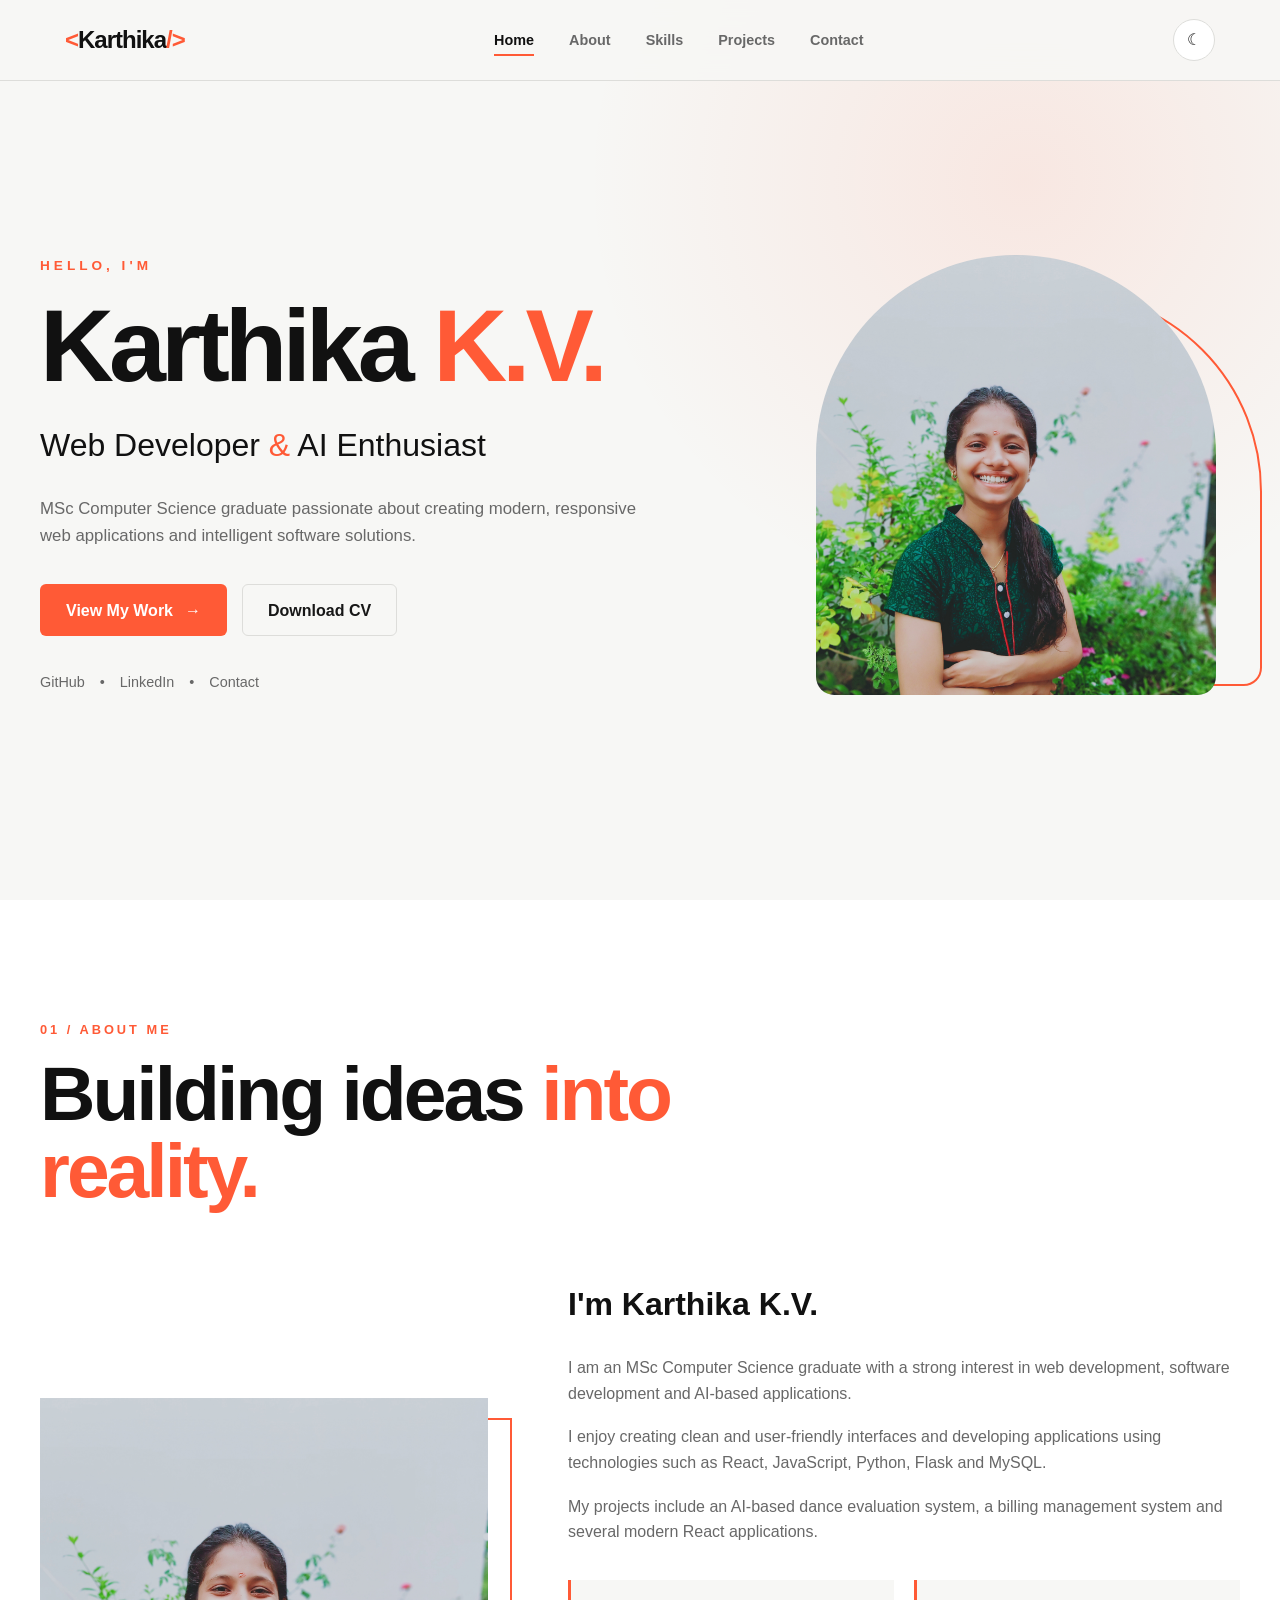
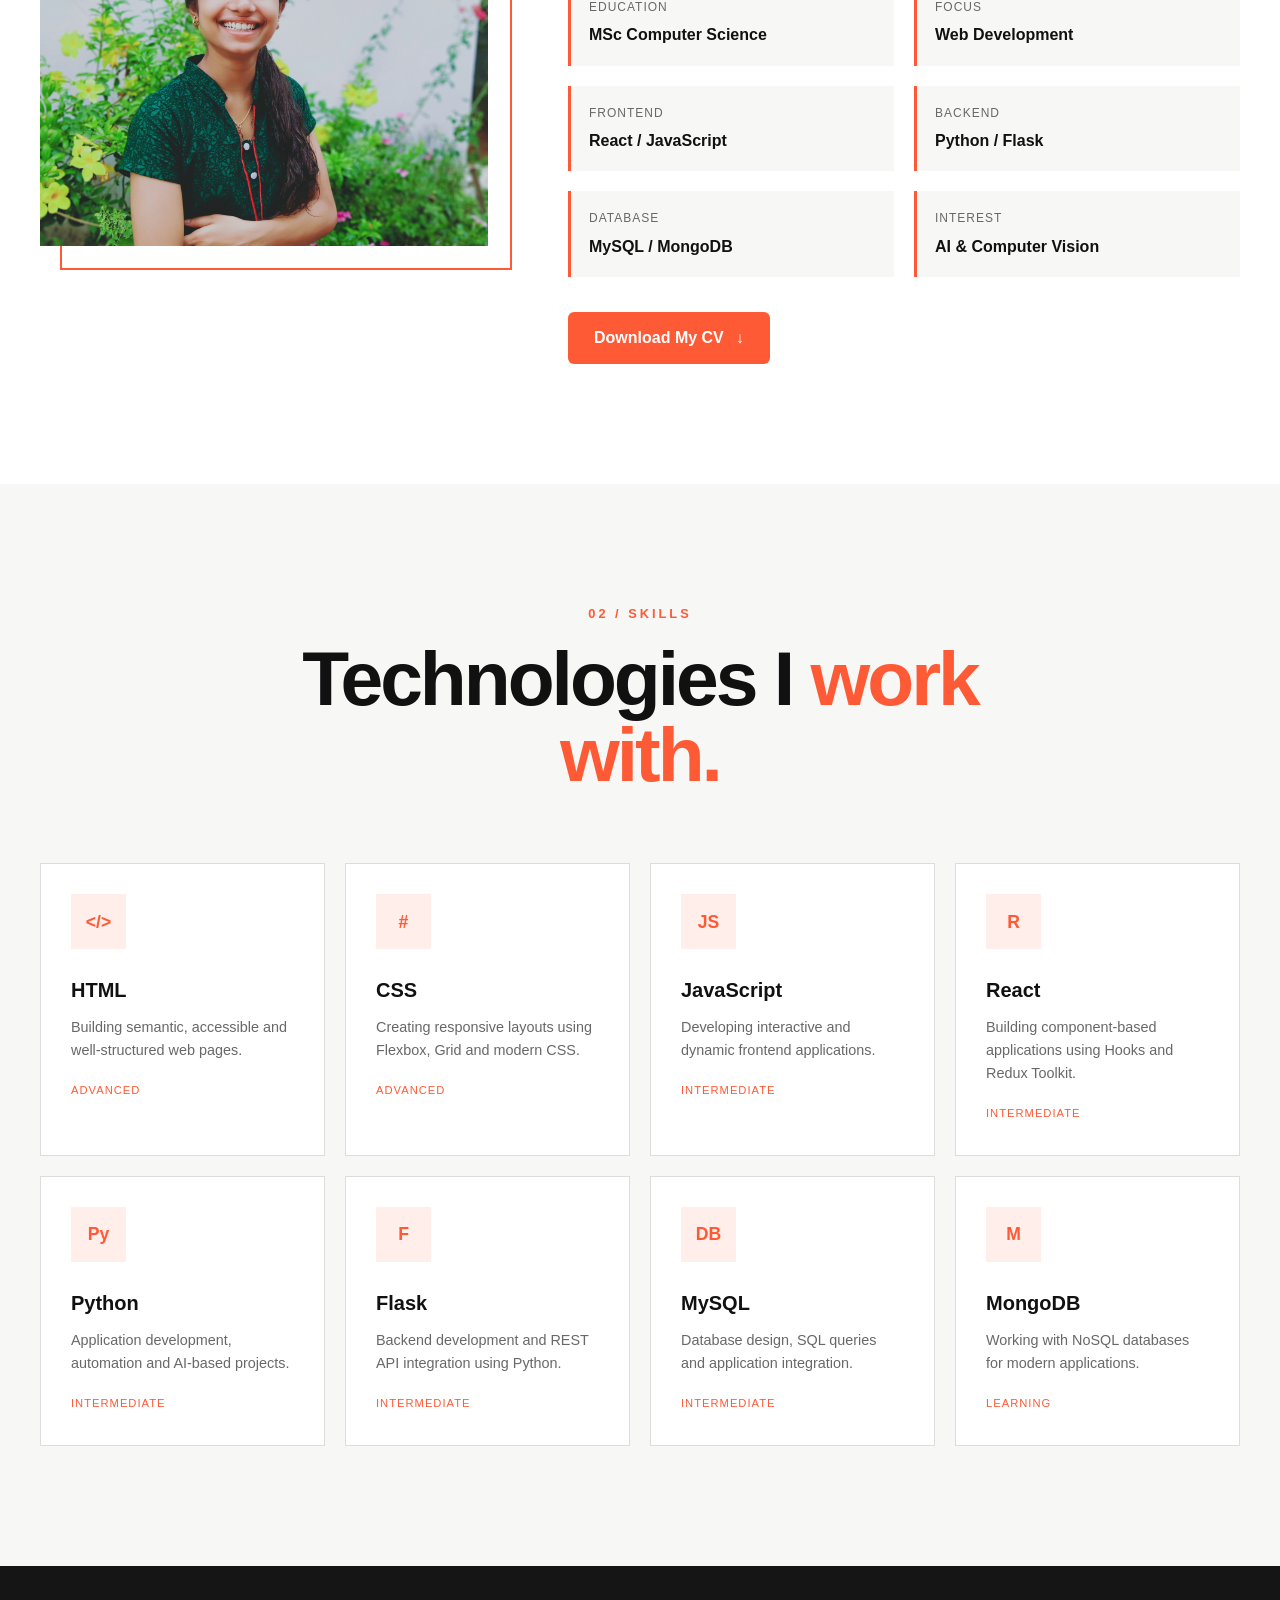
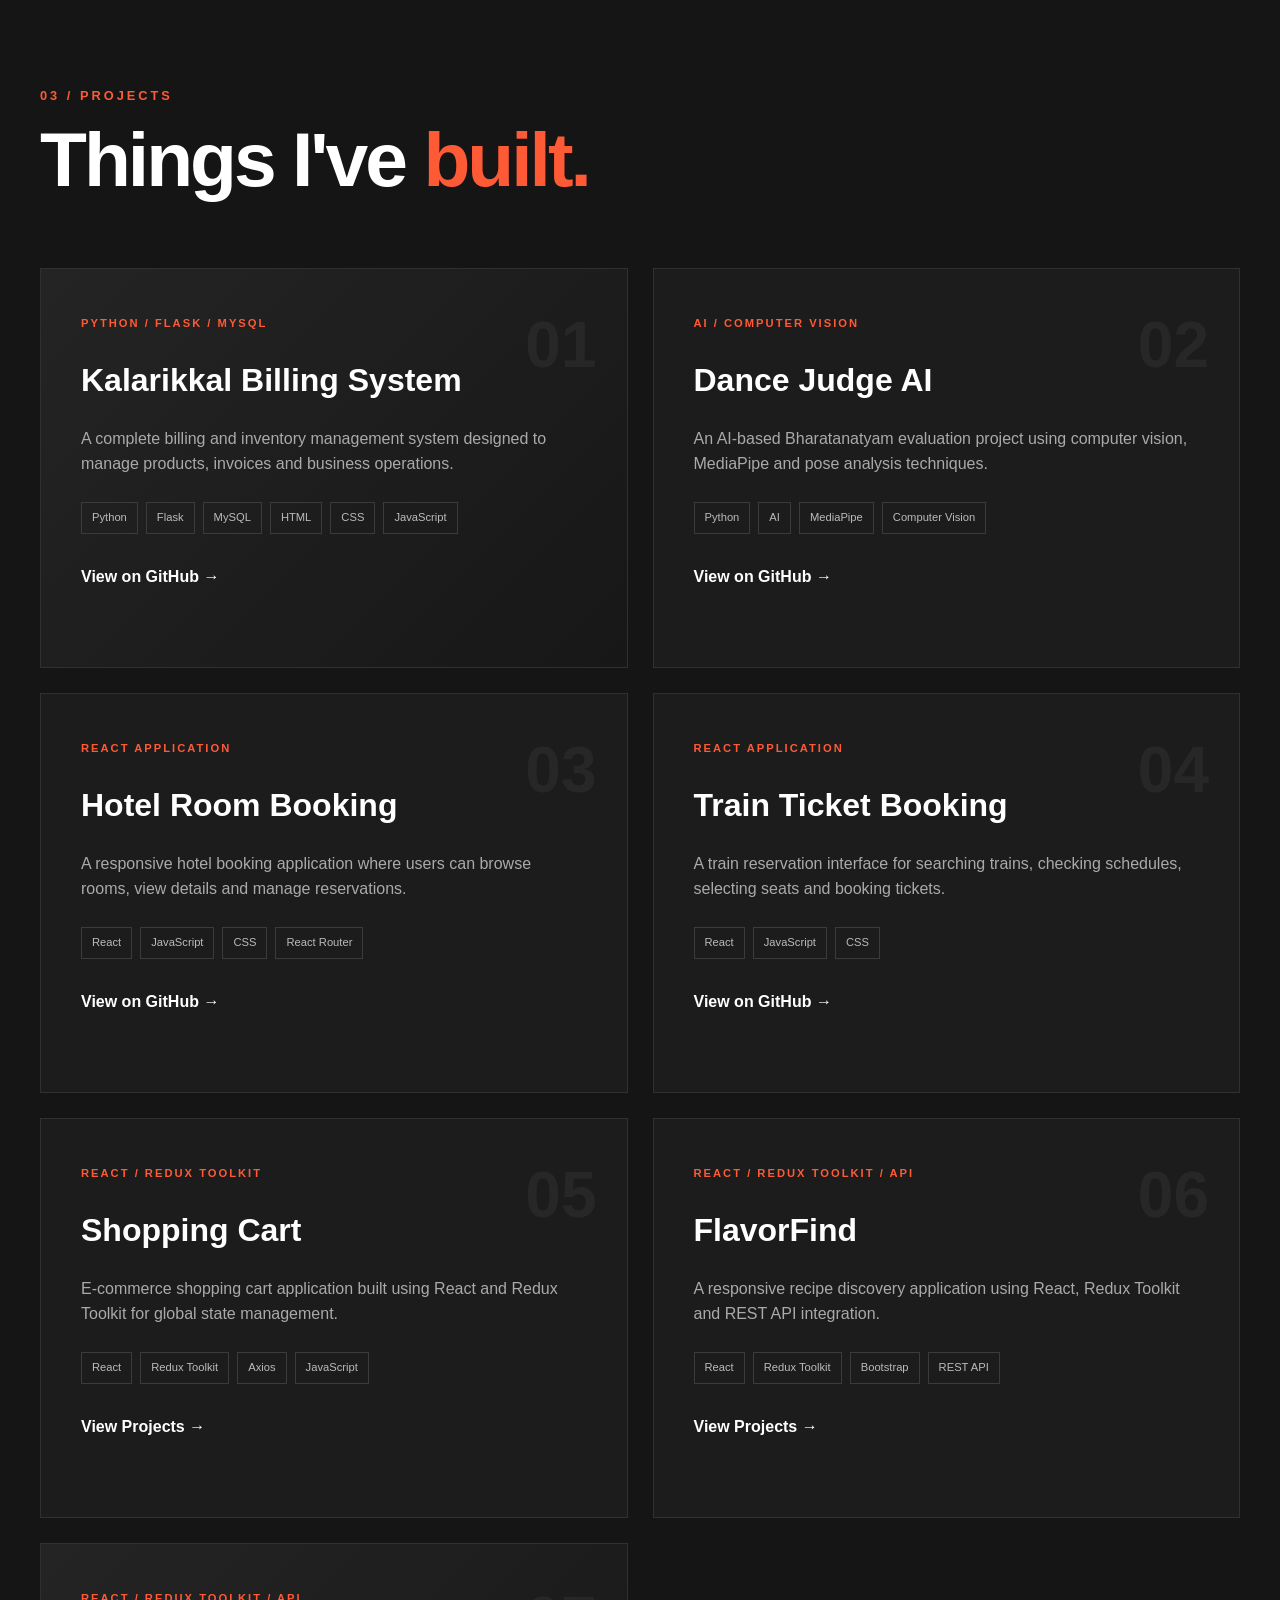
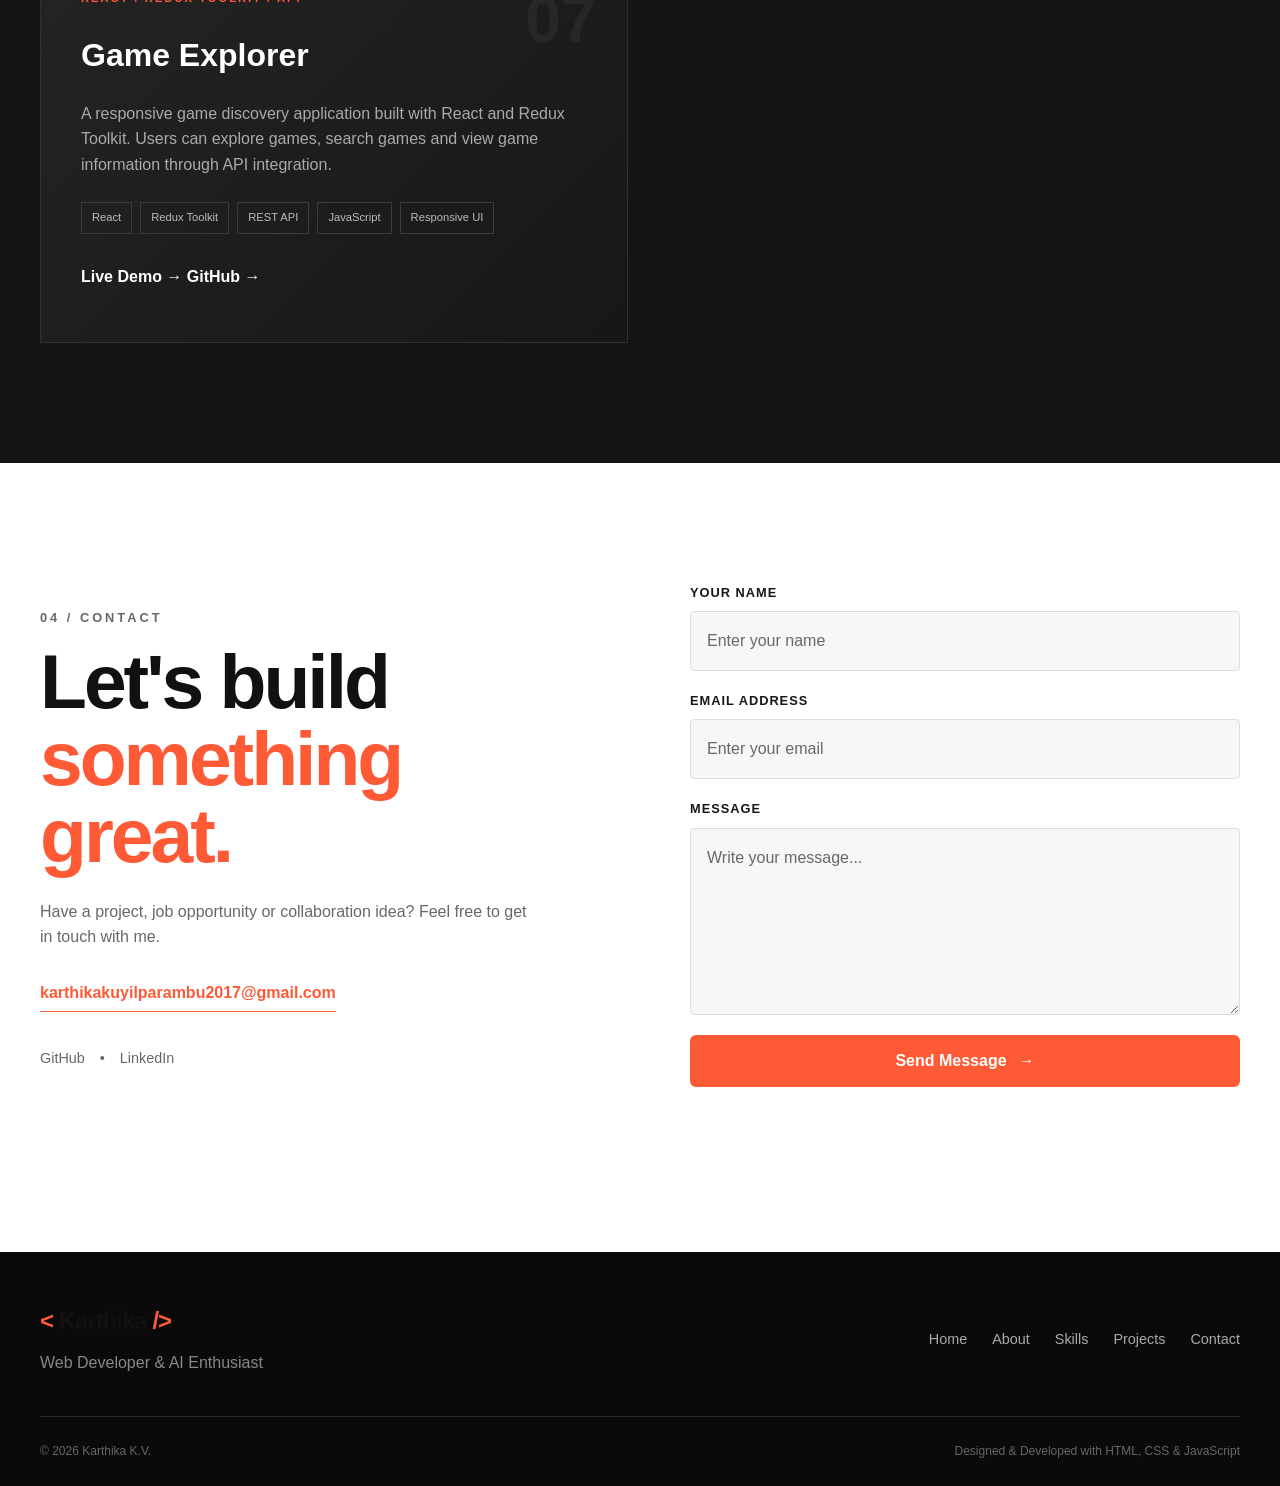
<file: index.html>
<!DOCTYPE html>
<html lang="en">

<head>

    <meta charset="UTF-8">

    <meta
        name="viewport"
        content="width=device-width, initial-scale=1.0"
    >

    <meta
        name="description"
        content="Karthika K.V. - Web Developer and AI Enthusiast Portfolio"
    >

    <meta
        name="author"
        content="Karthika K.V."
    >

    <title>Karthika K.V. | Web Developer & AI Enthusiast</title>

    <link
        rel="stylesheet"
        href="style.css"
    >

</head>


<body>


<!-- =====================================================
     HEADER / NAVBAR
===================================================== -->

<header class="header">

    <nav class="navbar">

        <!-- LOGO -->

        <a
            href="#home"
            class="logo"
            aria-label="Karthika Home"
        >

            <span>&lt;</span>Karthika<span>/&gt;</span>

        </a>


        <!-- MOBILE MENU BUTTON -->

        <button
            class="menu-toggle"
            id="menuBtn"
            type="button"
            aria-label="Open navigation"
            aria-expanded="false"
        >
            ☰
        </button>


        <!-- NAVIGATION -->

        <ul
            class="nav-links"
            id="navMenu"
        >

            <li>
                <a
                    href="#home"
                    class="active"
                >
                    Home
                </a>
            </li>

            <li>
                <a href="#about">
                    About
                </a>
            </li>

            <li>
                <a href="#skills">
                    Skills
                </a>
            </li>

            <li>
                <a href="#projects">
                    Projects
                </a>
            </li>

            <li>
                <a href="#contact">
                    Contact
                </a>
            </li>

        </ul>


        <!-- DARK MODE -->

        <button
            class="theme-toggle"
            id="toggle"
            type="button"
            aria-label="Toggle dark mode"
        >

            <span id="themeIcon">
                ☾
            </span>

        </button>

    </nav>

</header>



<!-- =====================================================
     HERO SECTION
===================================================== -->

<main>


<section
    id="home"
    class="hero"
>

    <div class="hero-container">


        <!-- LEFT CONTENT -->

        <div class="hero-content">

            <p class="hero-greeting">
                HELLO, I'M
            </p>


            <h1>

                Karthika

                <span>
                    K.V.
                </span>

            </h1>


            <h2>

                Web Developer

                <span>
                    &
                </span>

                AI Enthusiast

            </h2>


            <p class="hero-description">

                MSc Computer Science graduate passionate about
                creating modern, responsive web applications
                and intelligent software solutions.

            </p>


            <!-- BUTTONS -->

            <div class="hero-buttons">

                <a
                    href="#projects"
                    class="btn btn-primary"
                >

                    View My Work

                    <span>
                        →
                    </span>

                </a>


                <a
                    href="Karthika K.V-CV.pdf"
                    download
                    class="btn btn-outline"
                >

                    Download CV

                </a>

            </div>


            <!-- SOCIAL LINKS -->

            <div class="hero-social">

                <a
                    href="https://github.com/karthikakuyilparambu2017-debug"
                    target="_blank"
                    rel="noopener noreferrer"
                >
                    GitHub
                </a>

                <span>
                    •
                </span>

                <a
                    href="https://www.linkedin.com/"
                    target="_blank"
                    rel="noopener noreferrer"
                >
                    LinkedIn
                </a>

                <span>
                    •
                </span>

                <a href="#contact">
                    Contact
                </a>

            </div>

        </div>



        <!-- RIGHT IMAGE -->

        <div class="hero-image-container">

            <div class="image-decoration"></div>


            <div class="hero-image">

                <img
                    src="images/photo1.jpg"
                    alt="Karthika K.V."
                >

            </div>


            

        </div>

    </div>

</section>



<!-- =====================================================
     ABOUT SECTION
===================================================== -->

<section
    id="about"
    class="section about-section"
>

    <div class="section-container">


        <!-- HEADING -->

        <div class="section-heading">

            <p>
                01 / ABOUT ME
            </p>

            <h2>

                Building ideas

                <span>
                    into reality.
                </span>

            </h2>

        </div>



        <!-- ABOUT CONTENT -->

        <div class="about-grid">


            <!-- IMAGE -->

            <div class="about-image">

                <img
                    src="images/photo1.jpg"
                    alt="Karthika K.V."
                >

            </div>



            <!-- TEXT -->

            <div class="about-content">

                <h3>
                    I'm Karthika K.V.
                </h3>


                <p>

                    I am an MSc Computer Science graduate
                    with a strong interest in web development,
                    software development and AI-based
                    applications.

                </p>


                <p>

                    I enjoy creating clean and user-friendly
                    interfaces and developing applications
                    using technologies such as React,
                    JavaScript, Python, Flask and MySQL.

                </p>


                <p>

                    My projects include an AI-based dance
                    evaluation system, a billing management
                    system and several modern React
                    applications.

                </p>



                <!-- DETAILS -->

                <div class="about-details">


                    <div>

                        <span>
                            Education
                        </span>

                        <strong>
                            MSc Computer Science
                        </strong>

                    </div>


                    <div>

                        <span>
                            Focus
                        </span>

                        <strong>
                            Web Development
                        </strong>

                    </div>


                    <div>

                        <span>
                            Frontend
                        </span>

                        <strong>
                            React / JavaScript
                        </strong>

                    </div>


                    <div>

                        <span>
                            Backend
                        </span>

                        <strong>
                            Python / Flask
                        </strong>

                    </div>


                    <div>

                        <span>
                            Database
                        </span>

                        <strong>
                            MySQL / MongoDB
                        </strong>

                    </div>


                    <div>

                        <span>
                            Interest
                        </span>

                        <strong>
                            AI & Computer Vision
                        </strong>

                    </div>


                </div>


                <!-- CV BUTTON -->

                <div class="hero-buttons">

                    <a
                        href="Karthika K.V-CV.pdf"
                        download
                        class="btn btn-primary"
                    >

                        Download My CV

                        <span>
                            ↓
                        </span>

                    </a>

                </div>

            </div>

        </div>

    </div>

</section>



<!-- =====================================================
     SKILLS SECTION
===================================================== -->

<section
    id="skills"
    class="section skills-section"
>

    <div class="section-container">


        <!-- HEADING -->

        <div class="section-heading center">

            <p>
                02 / SKILLS
            </p>

            <h2>

                Technologies I

                <span>
                    work with.
                </span>

            </h2>

        </div>



        <!-- SKILLS GRID -->

        <div class="skills-grid">


            <!-- HTML -->

            <article class="skill-card">

                <div class="skill-icon">
                    &lt;/&gt;
                </div>

                <h3>
                    HTML
                </h3>

                <p>
                    Building semantic, accessible and
                    well-structured web pages.
                </p>

                <span class="skill-level">
                    Advanced
                </span>

            </article>



            <!-- CSS -->

            <article class="skill-card">

                <div class="skill-icon">
                    #
                </div>

                <h3>
                    CSS
                </h3>

                <p>
                    Creating responsive layouts using
                    Flexbox, Grid and modern CSS.
                </p>

                <span class="skill-level">
                    Advanced
                </span>

            </article>



            <!-- JAVASCRIPT -->

            <article class="skill-card">

                <div class="skill-icon">
                    JS
                </div>

                <h3>
                    JavaScript
                </h3>

                <p>
                    Developing interactive and dynamic
                    frontend applications.
                </p>

                <span class="skill-level">
                    Intermediate
                </span>

            </article>



            <!-- REACT -->

            <article class="skill-card">

                <div class="skill-icon">
                    R
                </div>

                <h3>
                    React
                </h3>

                <p>
                    Building component-based applications
                    using Hooks and Redux Toolkit.
                </p>

                <span class="skill-level">
                    Intermediate
                </span>

            </article>



            <!-- PYTHON -->

            <article class="skill-card">

                <div class="skill-icon">
                    Py
                </div>

                <h3>
                    Python
                </h3>

                <p>
                    Application development, automation
                    and AI-based projects.
                </p>

                <span class="skill-level">
                    Intermediate
                </span>

            </article>



            <!-- FLASK -->

            <article class="skill-card">

                <div class="skill-icon">
                    F
                </div>

                <h3>
                    Flask
                </h3>

                <p>
                    Backend development and REST API
                    integration using Python.
                </p>

                <span class="skill-level">
                    Intermediate
                </span>

            </article>



            <!-- MYSQL -->

            <article class="skill-card">

                <div class="skill-icon">
                    DB
                </div>

                <h3>
                    MySQL
                </h3>

                <p>
                    Database design, SQL queries and
                    application integration.
                </p>

                <span class="skill-level">
                    Intermediate
                </span>

            </article>



            <!-- MONGODB -->

            <article class="skill-card">

                <div class="skill-icon">
                    M
                </div>

                <h3>
                    MongoDB
                </h3>

                <p>
                    Working with NoSQL databases for
                    modern applications.
                </p>

                <span class="skill-level">
                    Learning
                </span>

            </article>

        </div>

    </div>

</section>



<!-- =====================================================
     PROJECTS SECTION
===================================================== -->

<section
    id="projects"
    class="section projects-section"
>

    <div class="section-container">


        <!-- HEADING -->

        <div class="section-heading">

            <p>
                03 / PROJECTS
            </p>

            <h2>

                Things I've

                <span>
                    built.
                </span>

            </h2>

        </div>



        <!-- PROJECT GRID -->

        <div class="projects-grid">



            <!-- =========================================
                 PROJECT 1
            ========================================== -->

            <article class="project-card featured">

                <div class="project-number">
                    01
                </div>

                <div class="project-content">

                    <span class="project-type">
                        PYTHON / FLASK / MYSQL
                    </span>

                    <h3>
                        Kalarikkal Billing System
                    </h3>

                    <p>

                        A complete billing and inventory
                        management system designed to manage
                        products, invoices and business
                        operations.

                    </p>


                    <div class="project-tags">

                        <span>Python</span>
                        <span>Flask</span>
                        <span>MySQL</span>
                        <span>HTML</span>
                        <span>CSS</span>
                        <span>JavaScript</span>

                    </div>


                    <a
                        href="https://github.com/karthikakuyilparambu2017-debug/kalarikkal-billing-system"
                        target="_blank"
                        rel="noopener noreferrer"
                        class="project-link"
                    >

                        View on GitHub →

                    </a>

                </div>

            </article>



            <!-- =========================================
                 PROJECT 2
            ========================================== -->

            <article class="project-card">

                <div class="project-number">
                    02
                </div>

                <div class="project-content">

                    <span class="project-type">
                        AI / COMPUTER VISION
                    </span>

                    <h3>
                        Dance Judge AI
                    </h3>

                    <p>

                        An AI-based Bharatanatyam evaluation
                        project using computer vision,
                        MediaPipe and pose analysis techniques.

                    </p>


                    <div class="project-tags">

                        <span>Python</span>
                        <span>AI</span>
                        <span>MediaPipe</span>
                        <span>Computer Vision</span>

                    </div>


                    <a
                        href="https://github.com/karthikakuyilparambu2017-debug/dance-judge-ai"
                        target="_blank"
                        rel="noopener noreferrer"
                        class="project-link"
                    >

                        View on GitHub →

                    </a>

                </div>

            </article>



            <!-- =========================================
                 PROJECT 3
            ========================================== -->

            <article class="project-card">

                <div class="project-number">
                    03
                </div>

                <div class="project-content">

                    <span class="project-type">
                        REACT APPLICATION
                    </span>

                    <h3>
                        Hotel Room Booking
                    </h3>

                    <p>

                        A responsive hotel booking application
                        where users can browse rooms, view
                        details and manage reservations.

                    </p>


                    <div class="project-tags">

                        <span>React</span>
                        <span>JavaScript</span>
                        <span>CSS</span>
                        <span>React Router</span>

                    </div>


                    <a
                        href="https://github.com/karthikakuyilparambu2017-debug/Hotel-Booking-react"
                        target="_blank"
                        rel="noopener noreferrer"
                        class="project-link"
                    >

                        View on GitHub →

                    </a>

                </div>

            </article>



            <!-- =========================================
                 PROJECT 4
            ========================================== -->

            <article class="project-card">

                <div class="project-number">
                    04
                </div>

                <div class="project-content">

                    <span class="project-type">
                        REACT APPLICATION
                    </span>

                    <h3>
                        Train Ticket Booking
                    </h3>

                    <p>

                        A train reservation interface for
                        searching trains, checking schedules,
                        selecting seats and booking tickets.

                    </p>


                    <div class="project-tags">

                        <span>React</span>
                        <span>JavaScript</span>
                        <span>CSS</span>

                    </div>


                    <a
                        href="https://github.com/karthikakuyilparambu2017-debug/train-reservation-system"
                        target="_blank"
                        rel="noopener noreferrer"
                        class="project-link"
                    >

                        View on GitHub →

                    </a>

                </div>

            </article>



            <!-- =========================================
                 PROJECT 5
            ========================================== -->

            <article class="project-card">

                <div class="project-number">
                    05
                </div>

                <div class="project-content">

                    <span class="project-type">
                        REACT / REDUX TOOLKIT
                    </span>

                    <h3>
                        Shopping Cart
                    </h3>

                    <p>

                        E-commerce shopping cart application
                        built using React and Redux Toolkit
                        for global state management.

                    </p>


                    <div class="project-tags">

                        <span>React</span>
                        <span>Redux Toolkit</span>
                        <span>Axios</span>
                        <span>JavaScript</span>

                    </div>


                    <a
                        href="https://github.com/karthikakuyilparambu2017-debug"
                        target="_blank"
                        rel="noopener noreferrer"
                        class="project-link"
                    >

                        View Projects →

                    </a>

                </div>

            </article>



            <!-- =========================================
                 PROJECT 6
            ========================================== -->

            <article class="project-card">

                <div class="project-number">
                    06
                </div>

                <div class="project-content">

                    <span class="project-type">
                        REACT / REDUX TOOLKIT / API
                    </span>

                    <h3>
                        FlavorFind
                    </h3>

                    <p>

                        A responsive recipe discovery
                        application using React, Redux Toolkit
                        and REST API integration.

                    </p>


                    <div class="project-tags">

                        <span>React</span>
                        <span>Redux Toolkit</span>
                        <span>Bootstrap</span>
                        <span>REST API</span>

                    </div>


                    <a
                        href="https://github.com/karthikakuyilparambu2017-debug"
                        target="_blank"
                        rel="noopener noreferrer"
                        class="project-link"
                    >

                        View Projects →

                    </a>

                </div>

            </article>



            <!-- =========================================
                 PROJECT 7 - GAME APP
            ========================================== -->

            <article class="project-card featured">

                <div class="project-number">
                    07
                </div>

                <div class="project-content">

                    <span class="project-type">
                        REACT / REDUX TOOLKIT / API
                    </span>

                    <h3>
                        Game Explorer
                    </h3>

                    <p>

                        A responsive game discovery application
                        built with React and Redux Toolkit.
                        Users can explore games, search games
                        and view game information through API
                        integration.

                    </p>


                    <div class="project-tags">

                        <span>React</span>
                        <span>Redux Toolkit</span>
                        <span>REST API</span>
                        <span>JavaScript</span>
                        <span>Responsive UI</span>

                    </div>


                    <div class="project-actions">

                        <a
                            href="https://preeminent-sfogliatella-533990.netlify.app/"
                            target="_blank"
                            rel="noopener noreferrer"
                            class="project-link"
                        >

                            Live Demo →

                        </a>


                        <a
                            href="https://github.com/karthikakuyilparambu2017-debug"
                            target="_blank"
                            rel="noopener noreferrer"
                            class="project-link"
                        >

                            GitHub →

                        </a>

                    </div>

                </div>

            </article>

        </div>

    </div>

</section>



<!-- =====================================================
     CONTACT SECTION
===================================================== -->

<section
    id="contact"
    class="section contact-section"
>

    <div class="section-container">

        <div class="contact-grid">


            <!-- CONTACT INTRO -->

            <div class="contact-intro">

                <p class="section-label">
                    04 / CONTACT
                </p>


                <h2>

                    Let's build

                    <span>
                        something great.
                    </span>

                </h2>


                <p>

                    Have a project, job opportunity or
                    collaboration idea?

                    Feel free to get in touch with me.

                </p>


                <a
                    href="mailto:karthikakuyilparambu2017@gmail.com"
                    class="email-link"
                >

                    karthikakuyilparambu2017@gmail.com

                </a>


                <div class="hero-social">

                    <a
                        href="https://github.com/karthikakuyilparambu2017-debug"
                        target="_blank"
                        rel="noopener noreferrer"
                    >
                        GitHub
                    </a>


                    <span>
                        •
                    </span>


                    <a
                        href="https://www.linkedin.com/"
                        target="_blank"
                        rel="noopener noreferrer"
                    >
                        LinkedIn
                    </a>

                </div>

            </div>



            <!-- CONTACT FORM -->

            <form
                class="contact-form"
                id="contactForm"
            >


                <div class="form-group">

                    <label for="name">
                        Your Name
                    </label>

                    <input
                        type="text"
                        id="name"
                        placeholder="Enter your name"
                        autocomplete="name"
                    >

                </div>



                <div class="form-group">

                    <label for="email">
                        Email Address
                    </label>

                    <input
                        type="email"
                        id="email"
                        placeholder="Enter your email"
                        autocomplete="email"
                    >

                </div>



                <div class="form-group">

                    <label for="message">
                        Message
                    </label>

                    <textarea
                        id="message"
                        rows="6"
                        placeholder="Write your message..."
                    ></textarea>

                </div>



                <button
                    type="submit"
                    class="btn btn-primary"
                >

                    Send Message

                    <span>
                        →
                    </span>

                </button>


                <p id="formMessage"></p>

            </form>

        </div>

    </div>

</section>

</main>



<!-- =====================================================
     FOOTER
===================================================== -->

<footer class="footer">

    <div class="footer-container">


        <!-- FOOTER BRAND -->

        <div>

            <a
                href="#home"
                class="logo"
            >

                <span>&lt;</span>
                Karthika
                <span>/&gt;</span>

            </a>


            <p>
                Web Developer & AI Enthusiast
            </p>

        </div>



        <!-- FOOTER LINKS -->

        <div class="footer-links">

            <a href="#home">
                Home
            </a>

            <a href="#about">
                About
            </a>

            <a href="#skills">
                Skills
            </a>

            <a href="#projects">
                Projects
            </a>

            <a href="#contact">
                Contact
            </a>

        </div>

    </div>



    <!-- FOOTER BOTTOM -->

    <div class="footer-bottom">

        <span>
            © 2026 Karthika K.V.
        </span>

        <span>
            Designed & Developed with HTML, CSS & JavaScript
        </span>

    </div>

</footer>



<!-- JAVASCRIPT -->

<script src="script.js"></script>

</body>

</html>
</file>
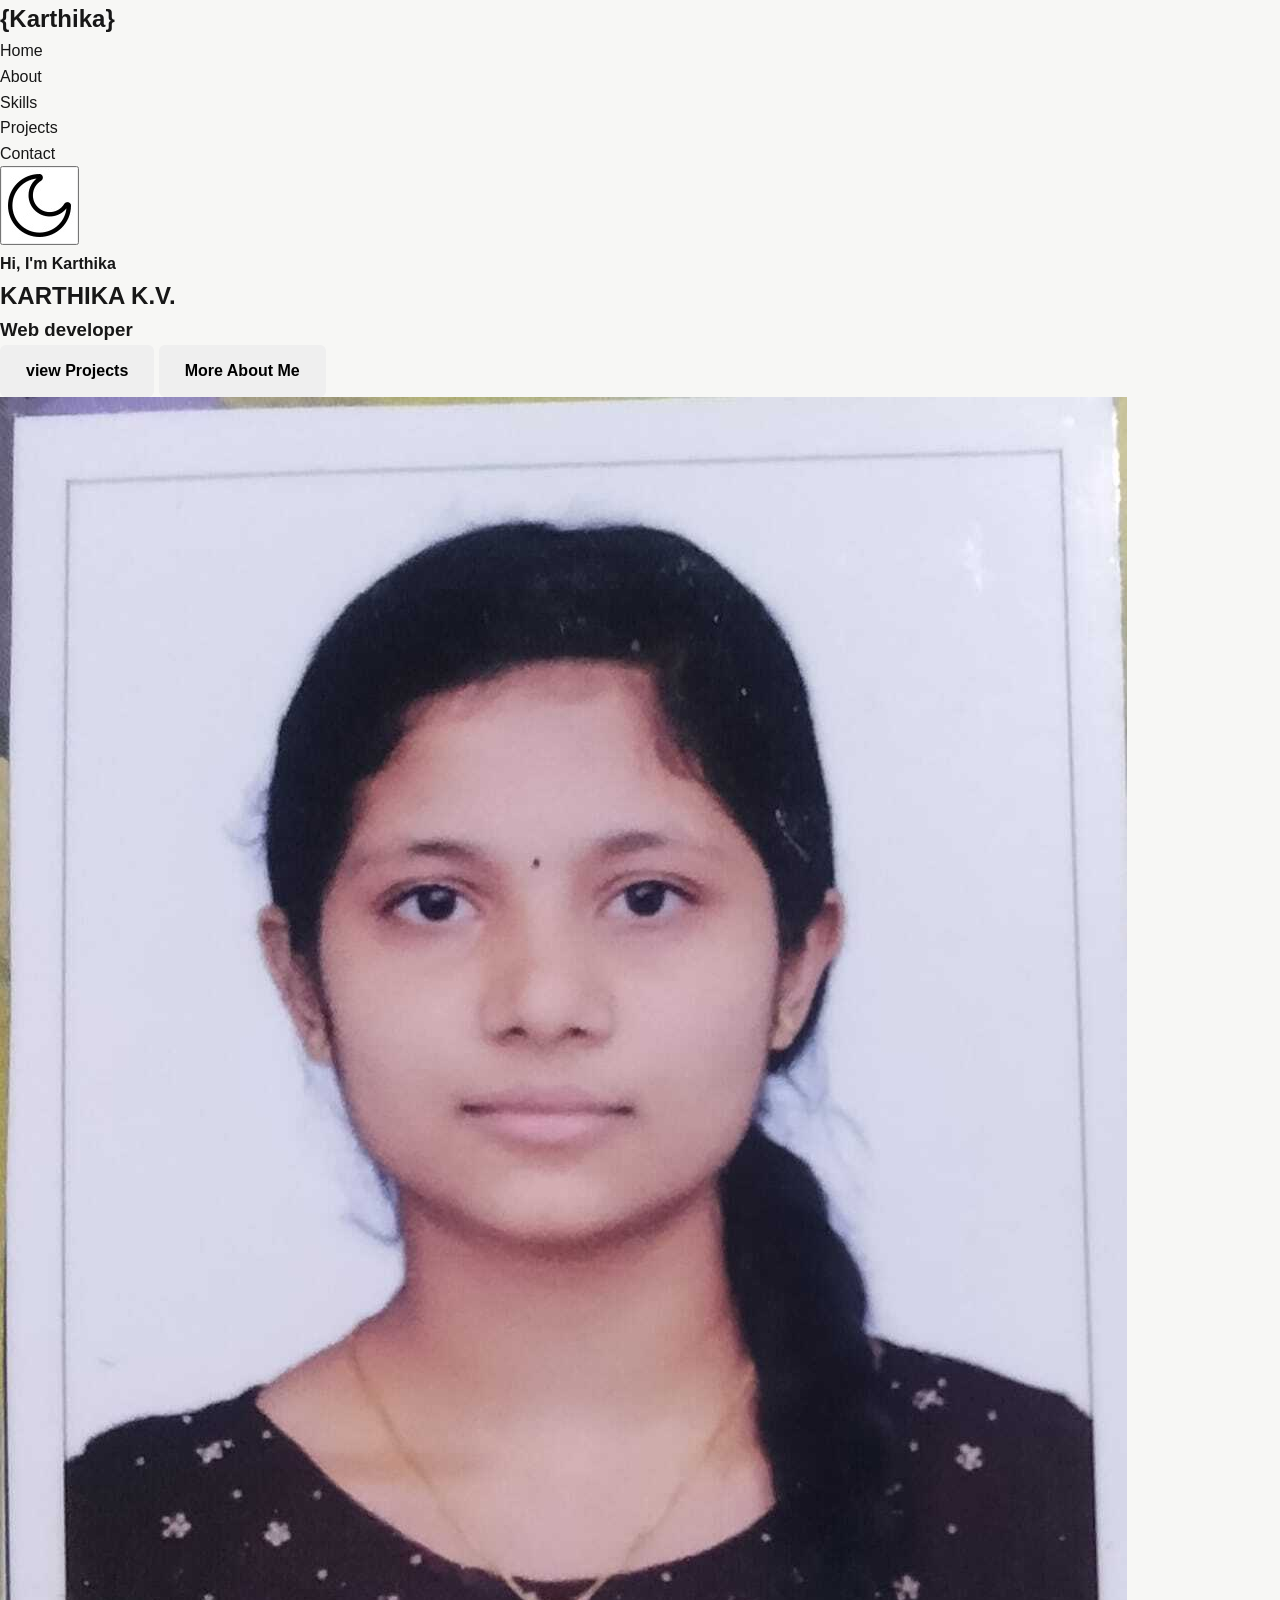
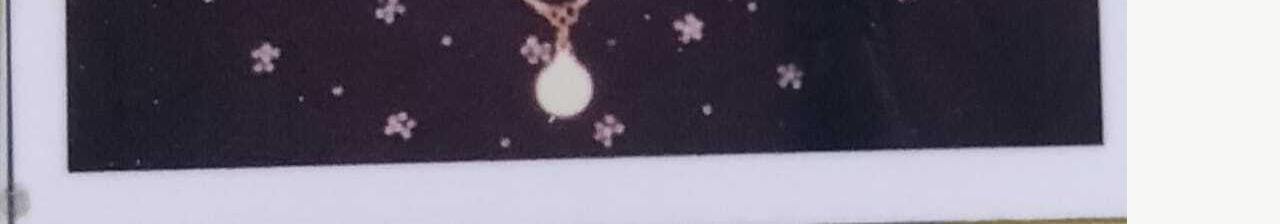
<file: home.html>
<!DOCTYPE html>
<html lang="en">
<head>
    <meta charset="UTF-8">
    <meta name="viewport" content="width=device-width, initial-scale=1.0">
    <title>Document</title>
    <link rel="stylesheet" href="style.css">
</head>
<body>
    <section id="home">
    <nav class="navi">
         <h2 id="logo">{Karthika}</h2>
        <ul>
            <li><a href="home.html">Home</a></li>
            <li><a href="about.html">About</a></li>
            <li><a href="skills.html">Skills</a></li>
            <li><a href="Projects.html">Projects</a></li>
            <li><a href="contact.html">Contact</a></li>
        </ul>
       <button id="toggle">
        <img src="images/moon.jpg" id="im">
    </button> 
    </nav>
    
    <section class="home-sec">

    <div class="home-div"><h4 class="gree">Hi, I'm Karthika </h4>
    <h2 class="name">KARTHIKA K.V.</h2>
    <h1 class="dev">Web developer</h1>
    <div id="btn-id">
<button class="btn" onclick="window.location.href='Projects.html'">view Projects</button>
<button class="btn" onclick="window.location.href='about.html'" >More About Me</button>
</div>
</div>

    <img src="images/photo.jpg" align="center" class="prof">
    </section>
    <script src="script.js"></script>
    </section>
</body>
</html>
</file>
<file: style.css>
/* =========================================================
   KARTHIKA K.V. - PROFESSIONAL PORTFOLIO
   Responsive + Light/Dark Mode
========================================================= */


/* =========================================================
   RESET
========================================================= */

* {
    margin: 0;
    padding: 0;
    box-sizing: border-box;
}

html {
    scroll-behavior: smooth;
    width: 100%;
    overflow-x: hidden;
}

body {
    width: 100%;
    min-height: 100vh;

    font-family: Arial, Helvetica, sans-serif;

    background: var(--bg);
    color: var(--text);

    line-height: 1.6;

    overflow-x: hidden;

    transition:
        background 0.3s ease,
        color 0.3s ease;
}

a {
    text-decoration: none;
    color: inherit;
}

img {
    max-width: 100%;
    display: block;
}

button,
input,
textarea {
    font: inherit;
}


/* =========================================================
   ROOT VARIABLES
========================================================= */

:root {

    --bg: #f7f7f5;

    --card: #ffffff;

    --text: #171717;

    --heading: #111111;

    --muted: #686868;

    --border: #ddddda;

    --accent: #ff5a36;

    --accent-dark: #df4525;

    --dark: #151515;

    --white: #ffffff;

    --shadow:
        0 20px 50px rgba(0, 0, 0, 0.08);
}


/* =========================================================
   DARK MODE
========================================================= */

body.dark-mode {

    --bg: #0d0d0d;

    --card: #181818;

    --text: #f2f2f2;

    --heading: #ffffff;

    --muted: #b5b5b5;

    --border: #333333;

    --accent: #ff6745;

    --accent-dark: #e94c2c;

    --dark: #050505;

    --white: #ffffff;

    --shadow:
        0 20px 50px rgba(0, 0, 0, 0.35);
}


/* =========================================================
   GLOBAL DARK MODE FIX
========================================================= */

body.dark-mode h1,
body.dark-mode h2,
body.dark-mode h3,
body.dark-mode h4,
body.dark-mode h5,
body.dark-mode h6 {
    color: var(--heading);
}

body.dark-mode p {
    color: var(--muted);
}

body.dark-mode section {
    color: var(--text);
}


/* =========================================================
   HEADER
========================================================= */

.header {

    position: fixed;

    top: 0;
    left: 0;

    width: 100%;

    z-index: 1000;

    background: rgba(247, 247, 245, 0.92);

    backdrop-filter: blur(15px);

    -webkit-backdrop-filter: blur(15px);

    border-bottom: 1px solid var(--border);

    transition:
        background 0.3s ease,
        border-color 0.3s ease;
}


body.dark-mode .header {

    background: rgba(13, 13, 13, 0.94);

    border-color: #303030;
}


/* =========================================================
   NAVBAR
========================================================= */

.navbar {

    width: 100%;

    max-width: 1200px;

    min-height: 80px;

    margin: auto;

    padding: 0 25px;

    display: flex;

    align-items: center;

    justify-content: space-between;
}


/* =========================================================
   LOGO
========================================================= */

.logo {

    font-size: 1.5rem;

    font-weight: 800;

    letter-spacing: -1px;

    color: var(--heading);

    white-space: nowrap;
}

.logo span {

    color: var(--accent);
}


/* =========================================================
   NAV LINKS
========================================================= */

.nav-links {

    display: flex;

    align-items: center;

    gap: 35px;

    list-style: none;
}


.nav-links a {

    position: relative;

    font-size: 0.9rem;

    font-weight: 600;

    color: var(--muted);

    transition:
        color 0.3s ease;
}


.nav-links a:hover,
.nav-links a.active {

    color: var(--heading);
}


.nav-links a::after {

    content: "";

    position: absolute;

    left: 0;

    bottom: -8px;

    width: 0;

    height: 2px;

    background: var(--accent);

    transition: width 0.3s ease;
}


.nav-links a:hover::after,
.nav-links a.active::after {

    width: 100%;
}


/* =========================================================
   THEME BUTTON
========================================================= */

.theme-toggle {

    width: 42px;

    height: 42px;

    border: 1px solid var(--border);

    border-radius: 50%;

    background: var(--card);

    color: var(--text);

    cursor: pointer;

    display: flex;

    align-items: center;

    justify-content: center;

    transition: 0.3s;
}


.theme-toggle:hover {

    transform: rotate(15deg);

    border-color: var(--accent);

    color: var(--accent);
}


/* =========================================================
   MOBILE MENU BUTTON
========================================================= */

.menu-toggle {

    display: none;

    border: none;

    background: transparent;

    color: var(--text);

    font-size: 1.7rem;

    cursor: pointer;
}


/* =========================================================
   HERO
========================================================= */

.hero {

    width: 100%;

    min-height: 100vh;

    padding: 150px 25px 100px;

    display: flex;

    align-items: center;

    background:
        radial-gradient(
            circle at 80% 20%,
            rgba(255, 90, 54, 0.10),
            transparent 35%
        );
}


.hero-container {

    width: 100%;

    max-width: 1200px;

    margin: auto;

    display: grid;

    grid-template-columns: 1.2fr 0.8fr;

    align-items: center;

    gap: 80px;
}


/* =========================================================
   HERO CONTENT
========================================================= */

.hero-greeting {

    color: var(--accent);

    font-size: 0.85rem;

    font-weight: 800;

    letter-spacing: 4px;

    margin-bottom: 20px;
}


.hero-content h1 {

    color: var(--heading);

    font-size: clamp(4rem, 8vw, 7rem);

    line-height: 0.95;

    letter-spacing: -5px;

    font-weight: 900;
}


.hero-content h1 span {

    color: var(--accent);
}


.hero-content h2 {

    margin-top: 25px;

    font-size: clamp(1.3rem, 3vw, 2rem);

    font-weight: 500;

    color: var(--heading);
}


.hero-content h2 span {

    color: var(--accent);
}


.hero-description {

    max-width: 620px;

    margin-top: 25px;

    color: var(--muted);

    font-size: 1.05rem;
}


/* =========================================================
   BUTTONS
========================================================= */

.hero-buttons {

    display: flex;

    gap: 15px;

    margin-top: 35px;

    flex-wrap: wrap;
}


.btn {

    display: inline-flex;

    align-items: center;

    justify-content: center;

    gap: 12px;

    min-height: 52px;

    padding: 0 25px;

    border-radius: 6px;

    font-weight: 700;

    border: 1px solid transparent;

    cursor: pointer;

    transition: 0.3s;
}


.btn-primary {

    background: var(--accent);

    color: #ffffff;
}


.btn-primary:hover {

    background: var(--accent-dark);

    color: #ffffff;

    transform: translateY(-3px);
}


.btn-outline {

    border-color: var(--border);

    color: var(--text);

    background: transparent;
}


.btn-outline:hover {

    border-color: var(--accent);

    color: var(--accent);
}


/* =========================================================
   SOCIAL LINKS
========================================================= */

.hero-social {

    display: flex;

    align-items: center;

    gap: 15px;

    margin-top: 35px;

    color: var(--muted);

    font-size: 0.9rem;

    flex-wrap: wrap;
}


.hero-social a:hover {

    color: var(--accent);
}


/* =========================================================
   HERO IMAGE
========================================================= */

.hero-image-container {

    position: relative;

    display: flex;

    justify-content: center;
}


.hero-image {

    position: relative;

    width: min(400px, 80vw);

    aspect-ratio: 1 / 1.1;

    overflow: hidden;

    border-radius: 220px 220px 20px 20px;

    background: #ddd;

    z-index: 2;
}


.hero-image img {

    width: 100%;

    height: 100%;

    object-fit: cover;
}


.image-decoration {

    position: absolute;

    width: 90%;

    height: 90%;

    border: 2px solid var(--accent);

    top: 8%;

    right: -5%;

    border-radius:
        220px 220px 20px 20px;
}


.image-badge {

    position: absolute;

    z-index: 3;

    left: 0;

    bottom: 30px;

    padding: 18px 22px;

    background: var(--card);

    color: var(--text);

    border: 1px solid var(--border);

    box-shadow:
        0 15px 40px rgba(0, 0, 0, 0.12);
}


.image-badge strong {

    display: block;

    font-size: 1.8rem;

    color: var(--accent);
}


.image-badge span {

    color: var(--muted);

    font-size: 0.8rem;
}


/* =========================================================
   SECTIONS
========================================================= */

.section {

    width: 100%;

    padding: 120px 25px;
}


.section-container {

    width: 100%;

    max-width: 1200px;

    margin: auto;
}


/* =========================================================
   SECTION HEADING
========================================================= */

.section-heading {

    margin-bottom: 70px;
}


.section-heading p,
.section-label {

    color: var(--accent);

    font-size: 0.8rem;

    font-weight: 800;

    letter-spacing: 3px;

    margin-bottom: 15px;
}


.section-heading h2 {

    max-width: 700px;

    color: var(--heading);

    font-size: clamp(2.8rem, 6vw, 5rem);

    line-height: 1;

    letter-spacing: -3px;
}


.section-heading h2 span {

    color: var(--accent);
}


.section-heading.center {

    text-align: center;
}


.section-heading.center h2 {

    margin: auto;
}


/* =========================================================
   ABOUT SECTION
========================================================= */

.about-section {

    background: var(--card);

    color: var(--text);
}


.about-grid {

    display: grid;

    grid-template-columns: 0.8fr 1.2fr;

    gap: 80px;

    align-items: center;
}


.about-image {

    position: relative;
}


.about-image::after {

    content: "";

    position: absolute;

    width: 100%;

    height: 100%;

    border: 2px solid var(--accent);

    top: 20px;

    left: 20px;

    z-index: 0;
}


.about-image img {

    position: relative;

    z-index: 1;

    width: 100%;

    aspect-ratio: 1;

    object-fit: cover;
}


.about-content h3 {

    color: var(--heading);

    font-size: 2rem;

    margin-bottom: 25px;
}


.about-content p {

    color: var(--muted);

    margin-bottom: 18px;
}


.about-details {

    display: grid;

    grid-template-columns: 1fr 1fr;

    gap: 20px;

    margin-top: 35px;
}


.about-details div {

    padding: 18px;

    border-left: 3px solid var(--accent);

    background: var(--bg);

    color: var(--text);
}


.about-details span {

    display: block;

    color: var(--muted);

    font-size: 0.75rem;

    text-transform: uppercase;

    letter-spacing: 1px;
}


.about-details strong {

    display: block;

    margin-top: 5px;

    color: var(--heading);
}


/* =========================================================
   SKILLS SECTION
========================================================= */

.skills-section {

    background: var(--bg);

    color: var(--text);
}


.skills-grid {

    display: grid;

    grid-template-columns:
        repeat(4, 1fr);

    gap: 20px;
}


.skill-card {

    background: var(--card);

    color: var(--text);

    border: 1px solid var(--border);

    padding: 30px;

    transition: 0.3s;
}


.skill-card:hover {

    transform: translateY(-8px);

    border-color: var(--accent);

    box-shadow: var(--shadow);
}


.skill-icon {

    width: 55px;

    height: 55px;

    display: flex;

    align-items: center;

    justify-content: center;

    background:
        rgba(255, 90, 54, 0.10);

    color: var(--accent);

    font-weight: 900;

    font-size: 1.1rem;

    margin-bottom: 25px;
}


.skill-card h3 {

    color: var(--heading);

    font-size: 1.25rem;

    margin-bottom: 10px;
}


.skill-card p {

    color: var(--muted);

    font-size: 0.9rem;
}


.skill-level {

    display: inline-block;

    margin-top: 20px;

    font-size: 0.7rem;

    text-transform: uppercase;

    letter-spacing: 1px;

    color: var(--accent);
}


/* =========================================================
   PROJECTS
========================================================= */

.projects-section {

    background: var(--dark);

    color: #ffffff;
}


.projects-section .section-heading p {

    color: var(--accent);
}


.projects-section .section-heading h2 {

    color: #ffffff;
}


.projects-grid {

    display: grid;

    grid-template-columns:
        repeat(2, 1fr);

    gap: 25px;
}


.project-card {

    position: relative;

    min-height: 400px;

    padding: 40px;

    background: #1c1c1c;

    color: #ffffff;

    border: 1px solid #303030;

    overflow: hidden;

    transition: 0.3s;
}


.project-card:hover {

    border-color: var(--accent);

    transform: translateY(-6px);
}


.project-card.featured {

    background:
        linear-gradient(
            135deg,
            #242424,
            #171717
        );
}


.project-number {

    position: absolute;

    top: 25px;

    right: 30px;

    font-size: 4rem;

    font-weight: 900;

    color: rgba(255,255,255,0.05);
}


.project-content {

    position: relative;

    z-index: 1;
}


.project-type {

    color: var(--accent);

    font-size: 0.7rem;

    font-weight: 800;

    letter-spacing: 2px;
}


.project-content h3 {

    margin-top: 20px;

    color: #ffffff;

    font-size: 2rem;
}


.project-content p {

    margin-top: 20px;

    max-width: 500px;

    color: #aaaaaa;
}


.project-tags {

    display: flex;

    flex-wrap: wrap;

    gap: 8px;

    margin-top: 25px;
}


.project-tags span {

    padding: 6px 10px;

    border: 1px solid #3b3b3b;

    color: #bbbbbb;

    font-size: 0.7rem;
}


.project-link {

    display: inline-block;

    margin-top: 30px;

    color: #ffffff;

    font-weight: 700;
}


.project-link:hover {

    color: var(--accent);
}


/* =========================================================
   CONTACT
========================================================= */

.contact-section {

    background: var(--card);

    color: var(--text);
}


.contact-grid {

    display: grid;

    grid-template-columns: 1fr 1fr;

    gap: 100px;
}


.contact-intro h2 {

    color: var(--heading);

    font-size: clamp(3rem, 6vw, 5rem);

    line-height: 1;

    letter-spacing: -3px;
}


.contact-intro h2 span {

    color: var(--accent);
}


.contact-intro > p {

    color: var(--muted);

    margin-top: 25px;

    max-width: 500px;
}


.email-link {

    display: inline-block;

    margin-top: 30px;

    color: var(--accent);

    font-weight: 700;

    border-bottom:
        1px solid var(--accent);

    padding-bottom: 5px;

    word-break: break-word;
}


/* =========================================================
   CONTACT FORM
========================================================= */

.contact-form {

    display: flex;

    flex-direction: column;

    gap: 20px;
}


.form-group {

    display: flex;

    flex-direction: column;

    gap: 8px;
}


.form-group label {

    color: var(--text);

    font-size: 0.8rem;

    font-weight: 700;

    text-transform: uppercase;

    letter-spacing: 1px;
}


.form-group input,
.form-group textarea {

    width: 100%;

    padding: 16px;

    border: 1px solid var(--border);

    background: var(--bg);

    color: var(--text);

    outline: none;

    resize: vertical;

    border-radius: 4px;

    transition: 0.3s;
}


.form-group input::placeholder,
.form-group textarea::placeholder {

    color: var(--muted);
}


.form-group input:focus,
.form-group textarea:focus {

    border-color: var(--accent);

    box-shadow:
        0 0 0 3px
        rgba(255, 90, 54, 0.08);
}


#formMessage {

    min-height: 25px;

    font-size: 0.9rem;
}


/* =========================================================
   FOOTER
========================================================= */

.footer {

    padding: 50px 25px 25px;

    background: #0a0a0a;

    color: #ffffff;
}


.footer-container {

    max-width: 1200px;

    margin: auto;

    display: flex;

    justify-content: space-between;

    gap: 30px;
}


.footer h3 {

    color: #ffffff;
}


.footer p {

    color: #888888;

    margin-top: 10px;
}


.footer-links {

    display: flex;

    gap: 25px;

    align-items: center;

    flex-wrap: wrap;
}


.footer-links a {

    color: #aaaaaa;

    font-size: 0.9rem;
}


.footer-links a:hover {

    color: var(--accent);
}


.footer-bottom {

    max-width: 1200px;

    margin: 40px auto 0;

    padding-top: 25px;

    border-top:
        1px solid #292929;

    display: flex;

    justify-content: space-between;

    gap: 20px;

    color: #666666;

    font-size: 0.75rem;
}


/* =========================================================
   DARK MODE - EXTRA SAFETY
========================================================= */

body.dark-mode .about-section,
body.dark-mode .contact-section {

    background: #181818;
}


body.dark-mode .skills-section {

    background: #0d0d0d;
}


body.dark-mode .about-content h3,
body.dark-mode .skill-card h3,
body.dark-mode .contact-intro h2,
body.dark-mode .section-heading h2 {

    color: #ffffff;
}


body.dark-mode .about-content p,
body.dark-mode .skill-card p,
body.dark-mode .contact-intro > p {

    color: #b5b5b5;
}


body.dark-mode .about-details div {

    background: #101010;

    border-color: var(--accent);
}


body.dark-mode .about-details strong {

    color: #ffffff;
}


body.dark-mode .skill-card {

    background: #181818;

    border-color: #333333;
}


body.dark-mode .skill-card:hover {

    border-color: var(--accent);
}


/* =========================================================
   TABLET
========================================================= */

@media (max-width: 1000px) {

    /* Hero */

    .hero-container {

        grid-template-columns: 1fr;

        text-align: center;

        gap: 50px;
    }


    .hero-description {

        margin-left: auto;

        margin-right: auto;
    }


    .hero-buttons,
    .hero-social {

        justify-content: center;
    }


    .hero-image-container {

        margin-top: 20px;
    }


    /* About */

    .about-grid {

        grid-template-columns: 1fr;

        gap: 60px;
    }


    .about-image {

        max-width: 500px;

        margin: auto;
    }


    /* Skills */

    .skills-grid {

        grid-template-columns:
            repeat(2, 1fr);
    }


    /* Projects */

    .projects-grid {

        grid-template-columns: 1fr;
    }


    /* Contact */

    .contact-grid {

        grid-template-columns: 1fr;

        gap: 60px;
    }

}


/* =========================================================
   MOBILE
========================================================= */

@media (max-width: 768px) {

    /* Navbar */

    .navbar {

        min-height: 70px;

        padding: 0 20px;
    }


    .menu-toggle {

        display: block;

        margin-left: auto;

        margin-right: 12px;
    }


    .nav-links {

        position: absolute;

        top: 70px;

        left: 0;

        width: 100%;

        padding: 25px;

        background: var(--card);

        border-bottom:
            1px solid var(--border);

        display: none;

        flex-direction: column;

        align-items: flex-start;

        gap: 20px;

        box-shadow:
            0 15px 30px
            rgba(0,0,0,0.08);
    }


    .nav-links.show {

        display: flex;
    }


    .nav-links a {

        font-size: 1rem;
    }


    /* Hero */

    .hero {

        min-height: auto;

        padding:
            120px 20px
            80px;
    }


    .hero-content h1 {

        font-size:
            clamp(3.2rem, 12vw, 5rem);

        letter-spacing: -3px;
    }


    .hero-content h2 {

        font-size: 1.4rem;
    }


    .hero-description {

        font-size: 0.95rem;
    }


    .hero-image {

        width: min(350px, 80vw);
    }


    /* Sections */

    .section {

        padding:
            80px 20px;
    }


    .section-heading {

        margin-bottom: 45px;
    }


    .section-heading h2 {

        font-size:
            clamp(2.5rem, 10vw, 4rem);

        letter-spacing: -2px;
    }


    /* Skills */

    .skills-grid {

        grid-template-columns: 1fr;
    }


    .skill-card {

        padding: 25px;
    }


    /* About */

    .about-details {

        grid-template-columns: 1fr;
    }


    /* Projects */

    .project-card {

        min-height: auto;

        padding: 30px;
    }


    .project-content h3 {

        font-size: 1.7rem;
    }


    /* Contact */

    .contact-grid {

        gap: 45px;
    }


    .contact-intro h2 {

        font-size:
            clamp(2.8rem, 11vw, 4rem);

        letter-spacing: -2px;
    }


    /* Footer */

    .footer {

        padding:
            45px 20px 20px;
    }


    .footer-container {

        flex-direction: column;
    }


    .footer-links {

        justify-content: flex-start;
    }


    .footer-bottom {

        flex-direction: column;

        gap: 10px;
    }

}


/* =========================================================
   SMALL MOBILE
========================================================= */

@media (max-width: 480px) {

    /* Navbar */

    .navbar {

        padding: 0 15px;
    }


    .logo {

        font-size: 1.25rem;
    }


    /* Hero */

    .hero {

        padding:
            110px 15px
            60px;
    }


    .hero-content h1 {

        font-size: 3.2rem;

        letter-spacing: -2px;
    }


    .hero-content h2 {

        font-size: 1.2rem;
    }


    .hero-buttons {

        flex-direction: column;

        width: 100%;
    }


    .hero-buttons .btn {

        width: 100%;
    }


    .hero-image {

        width: 85vw;
    }


    .image-decoration {

        right: -3%;
    }


    .image-badge {

        left: -5px;

        bottom: 15px;

        padding:
            12px 15px;
    }


    .image-badge strong {

        font-size: 1.4rem;
    }


    /* Section */

    .section {

        padding:
            65px 15px;
    }


    .section-heading h2 {

        font-size: 2.6rem;
    }


    /* About */

    .about-image::after {

        top: 12px;

        left: 12px;
    }


    .about-details div {

        padding: 15px;
    }


    /* Projects */

    .project-card {

        padding: 25px;
    }


    .project-content h3 {

        font-size: 1.5rem;
    }


    .project-number {

        font-size: 3rem;
    }


    /* Contact */

    .contact-intro h2 {

        font-size: 2.7rem;
    }


    .email-link {

        font-size: 0.82rem;

        word-break: break-all;
    }


    /* Footer */

    .footer-links {

        gap: 15px;
    }

}


/* =========================================================
   VERY SMALL DEVICES
========================================================= */

@media (max-width: 360px) {

    .logo {

        font-size: 1.1rem;
    }


    .theme-toggle {

        width: 38px;

        height: 38px;
    }


    .hero-content h1 {

        font-size: 2.8rem;
    }


    .section-heading h2 {

        font-size: 2.3rem;
    }


    .project-card {

        padding: 20px;
    }

}
</file>
